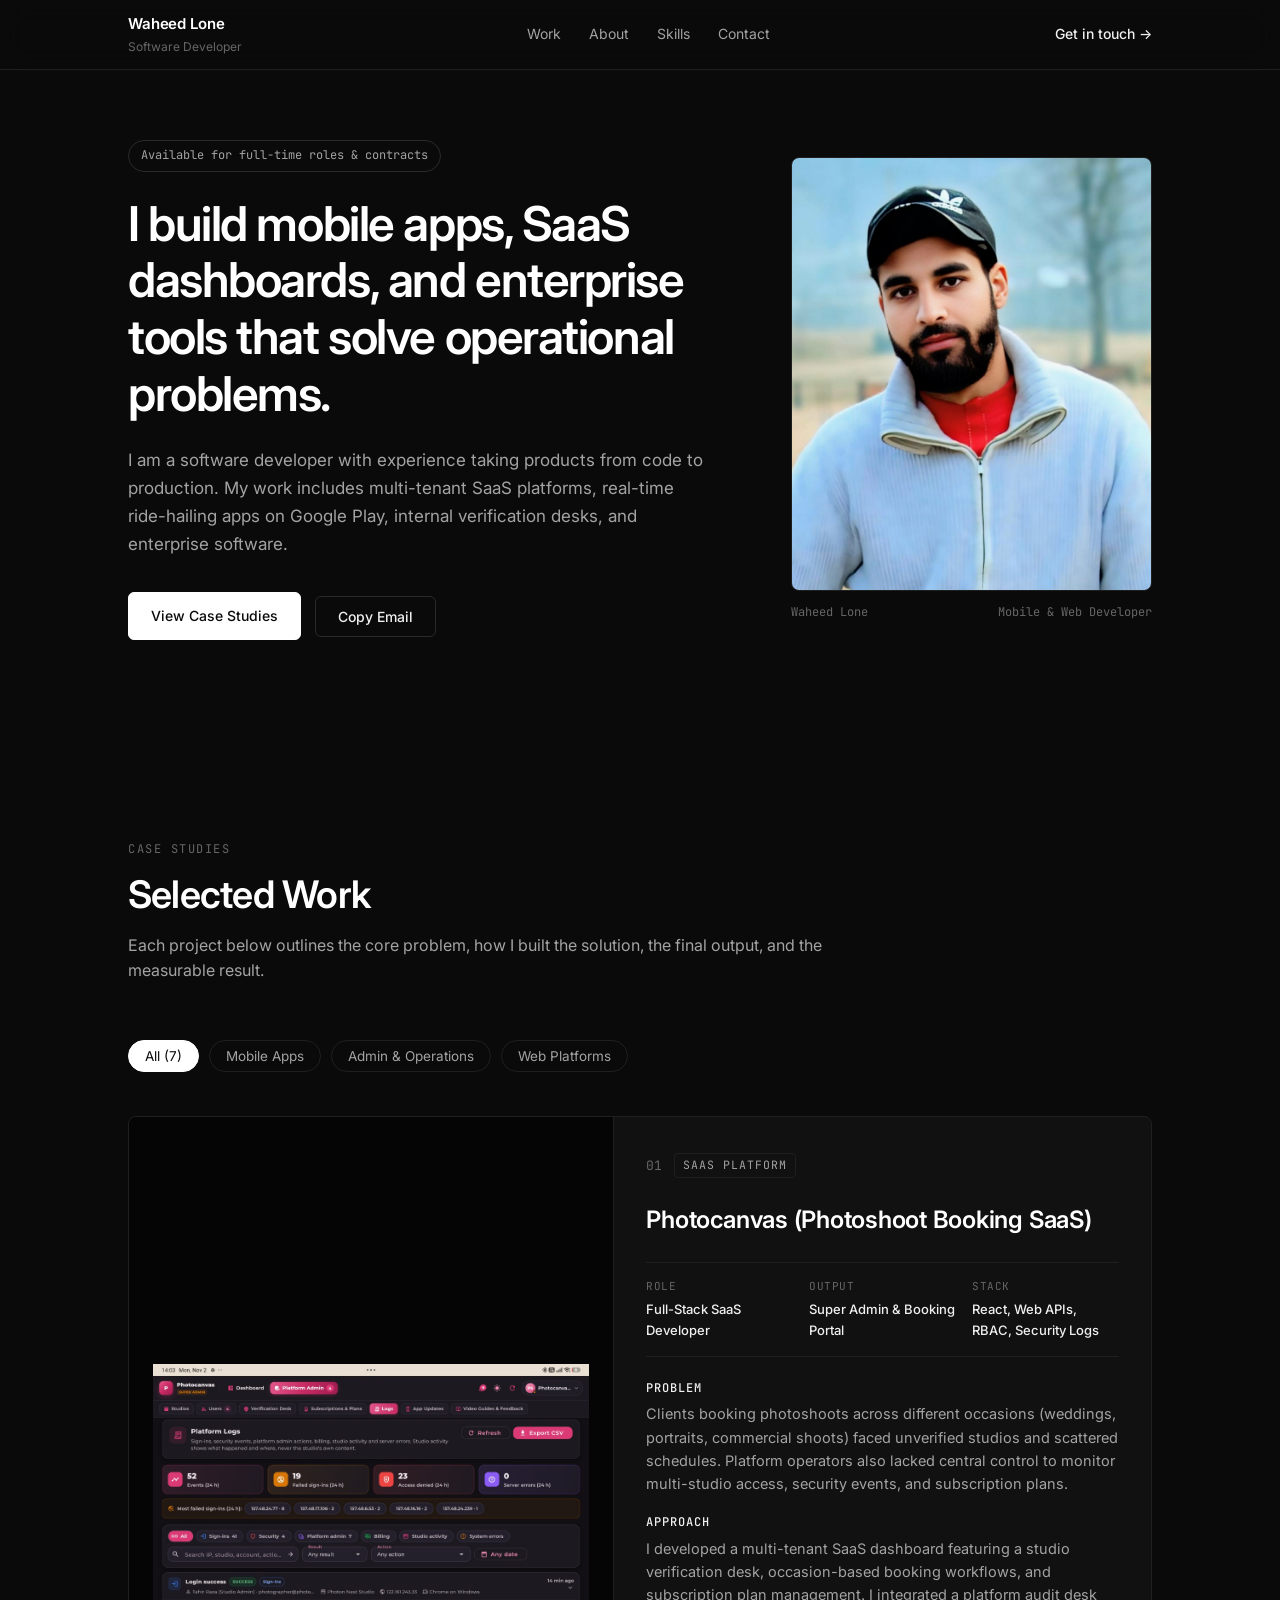
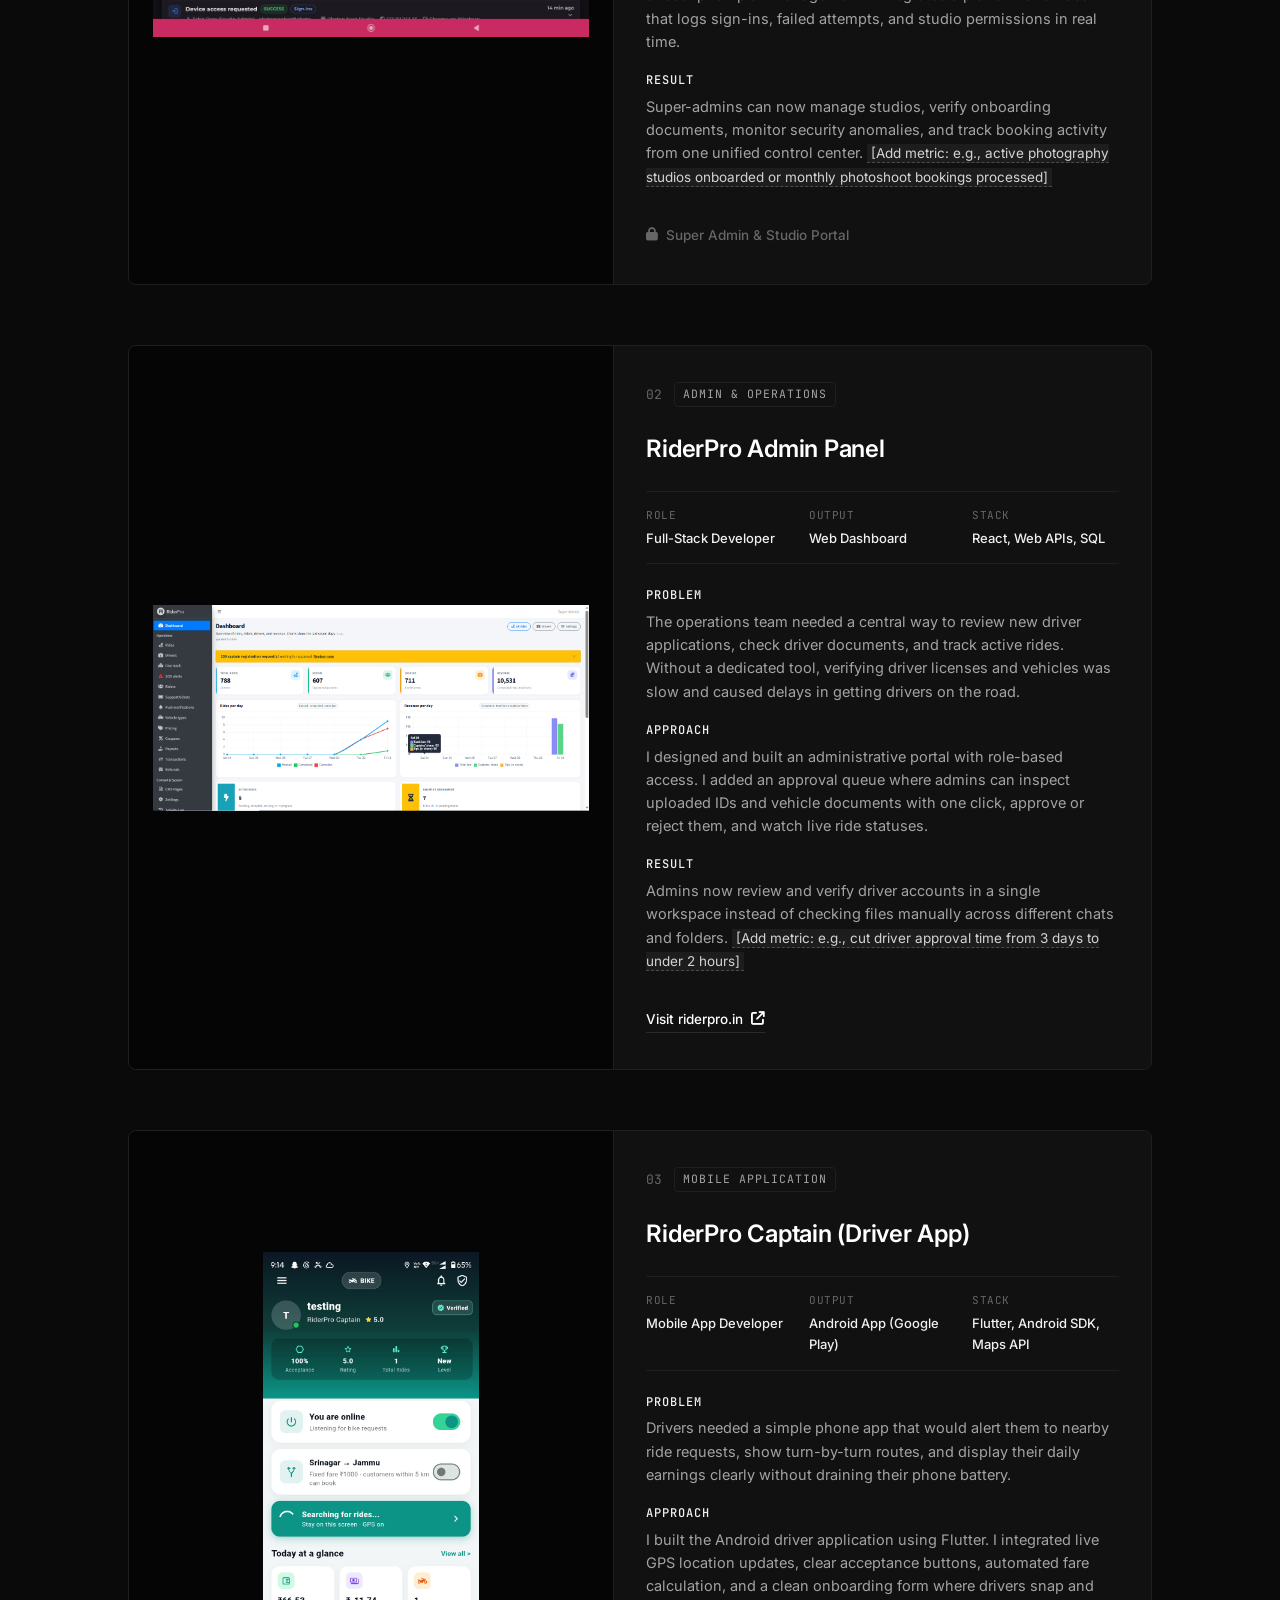
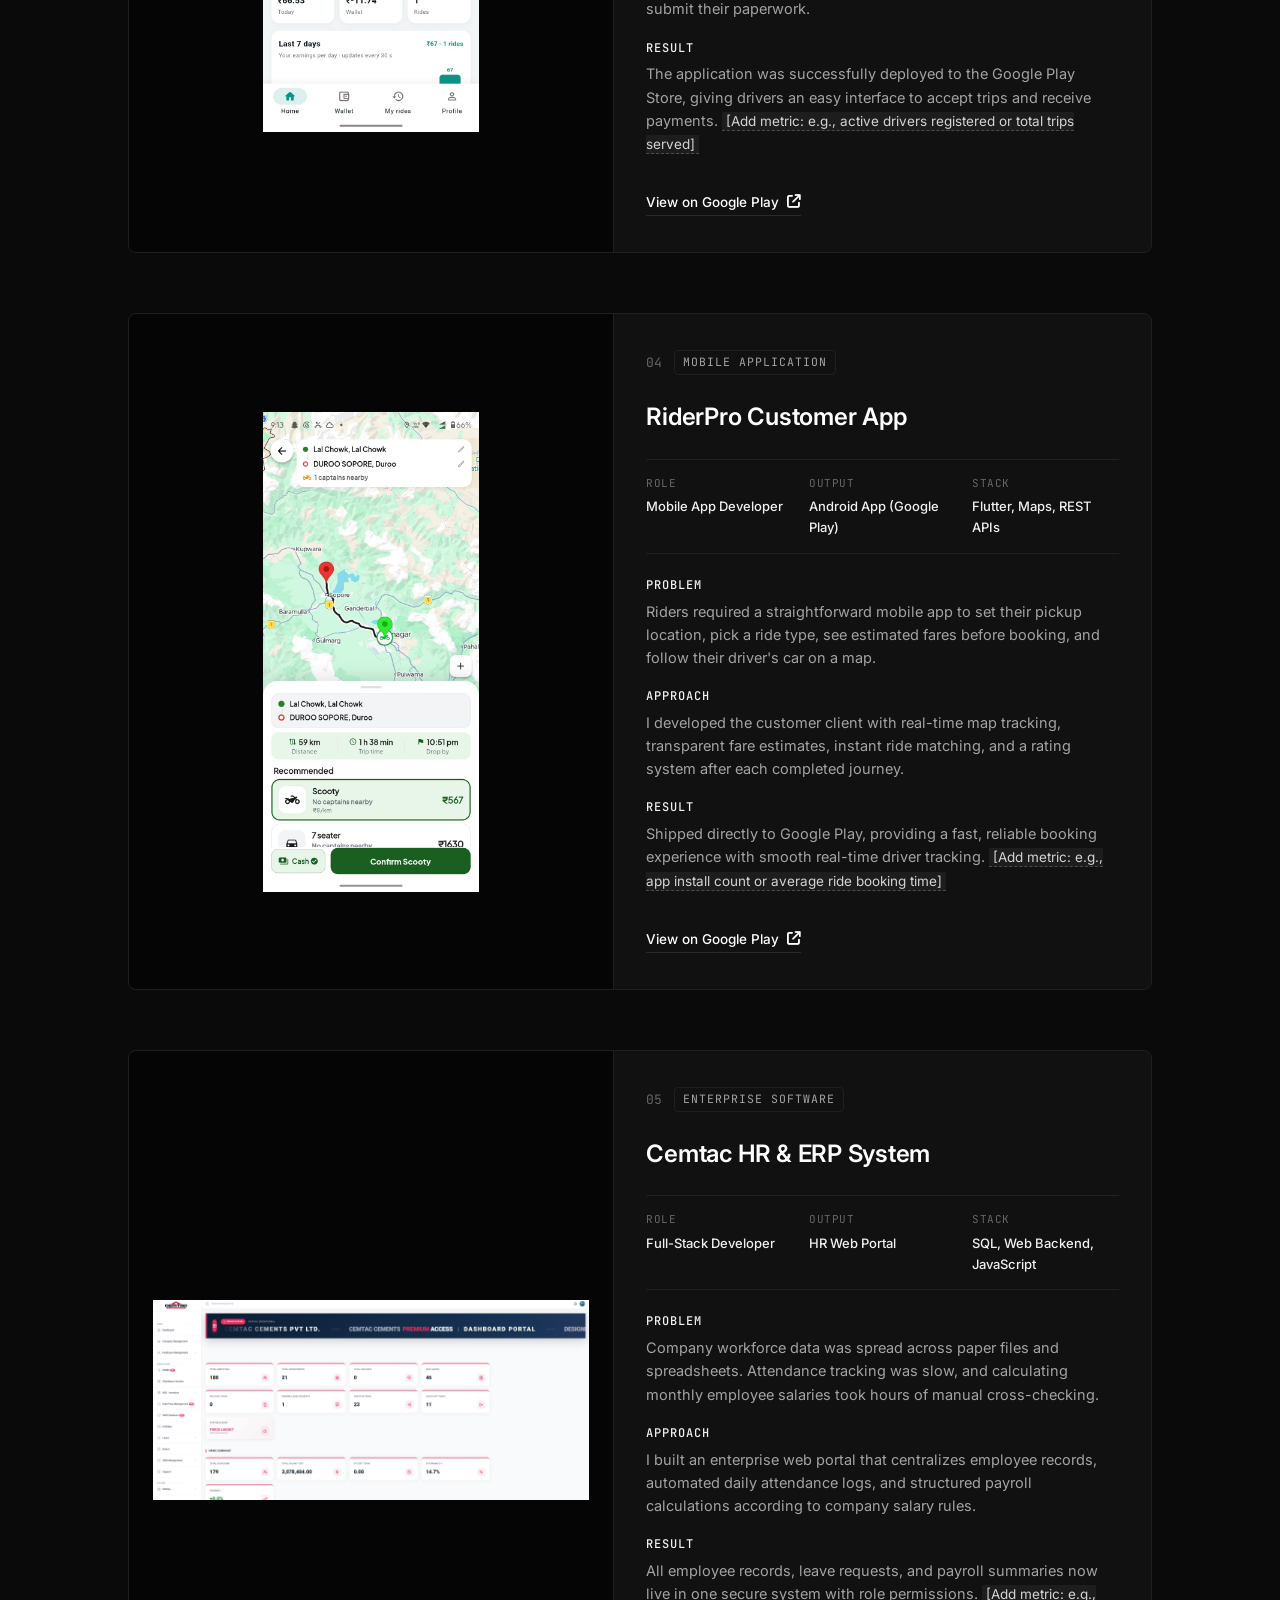
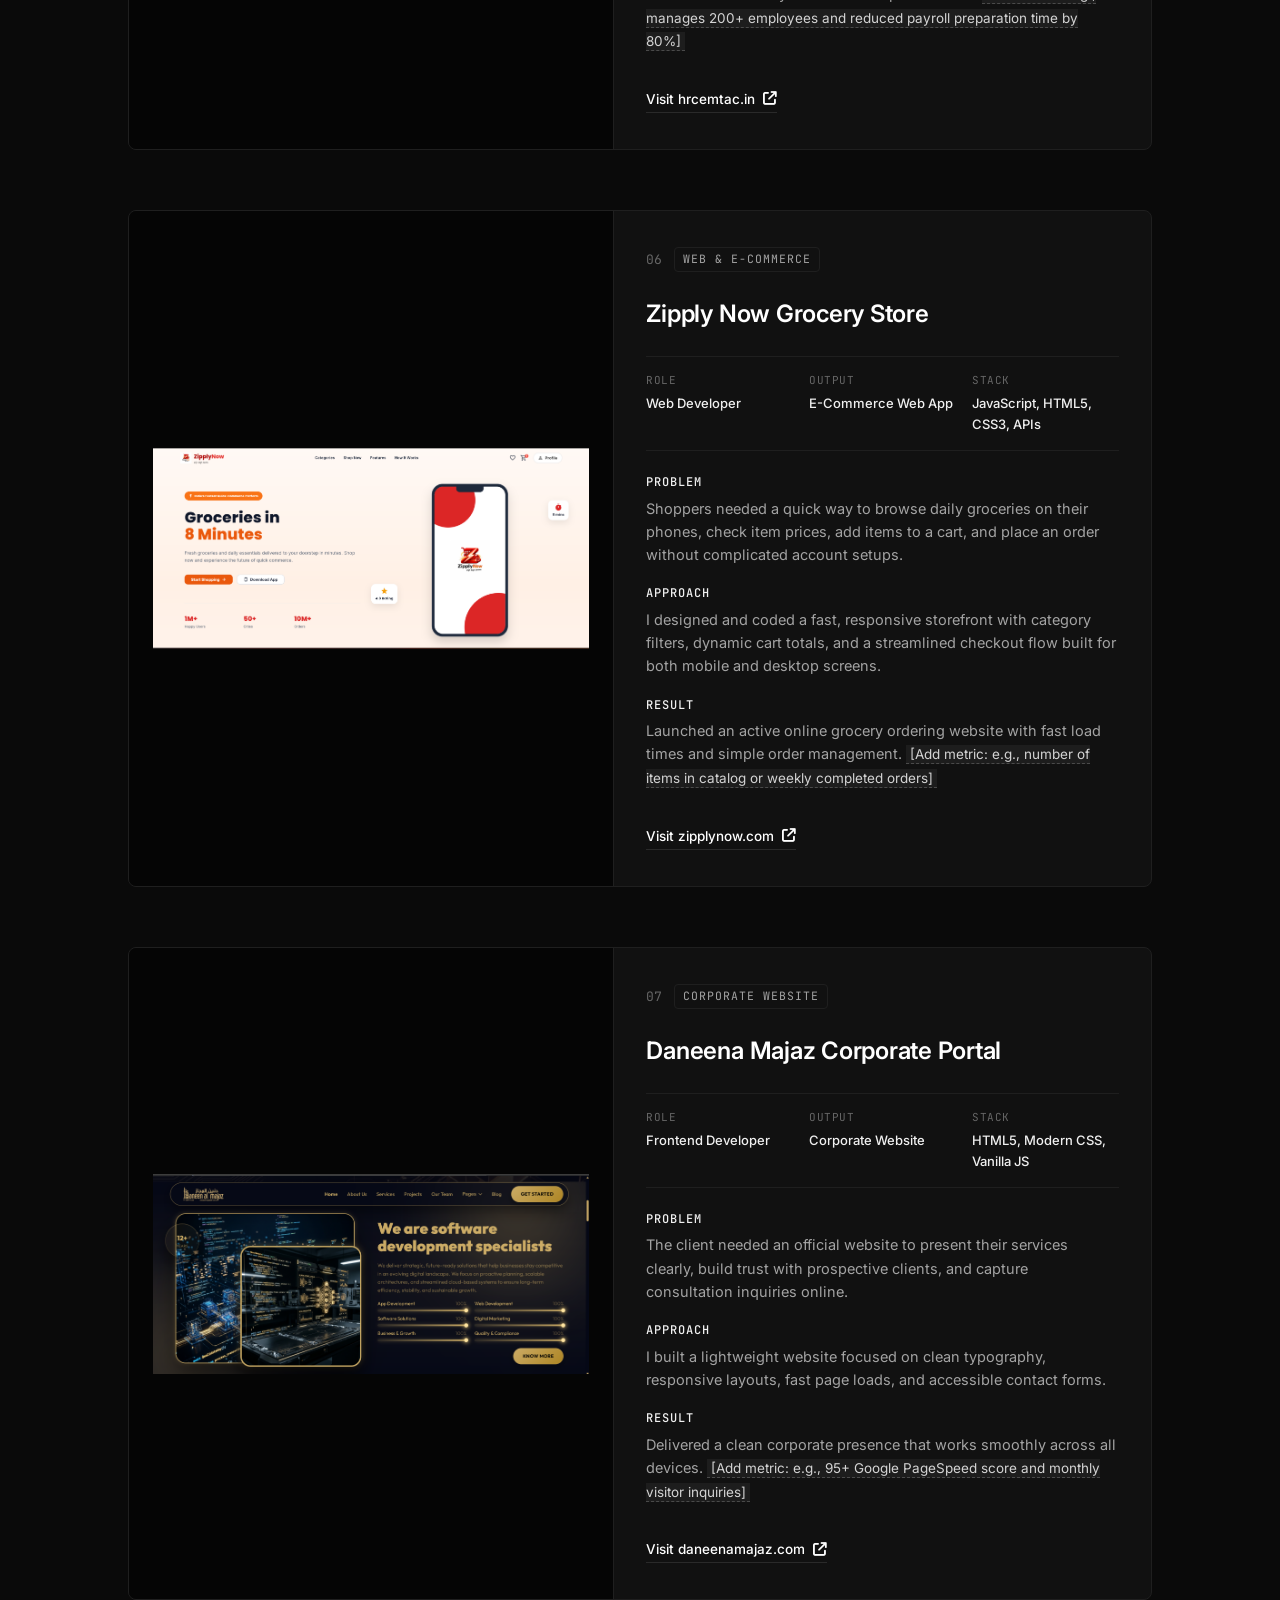
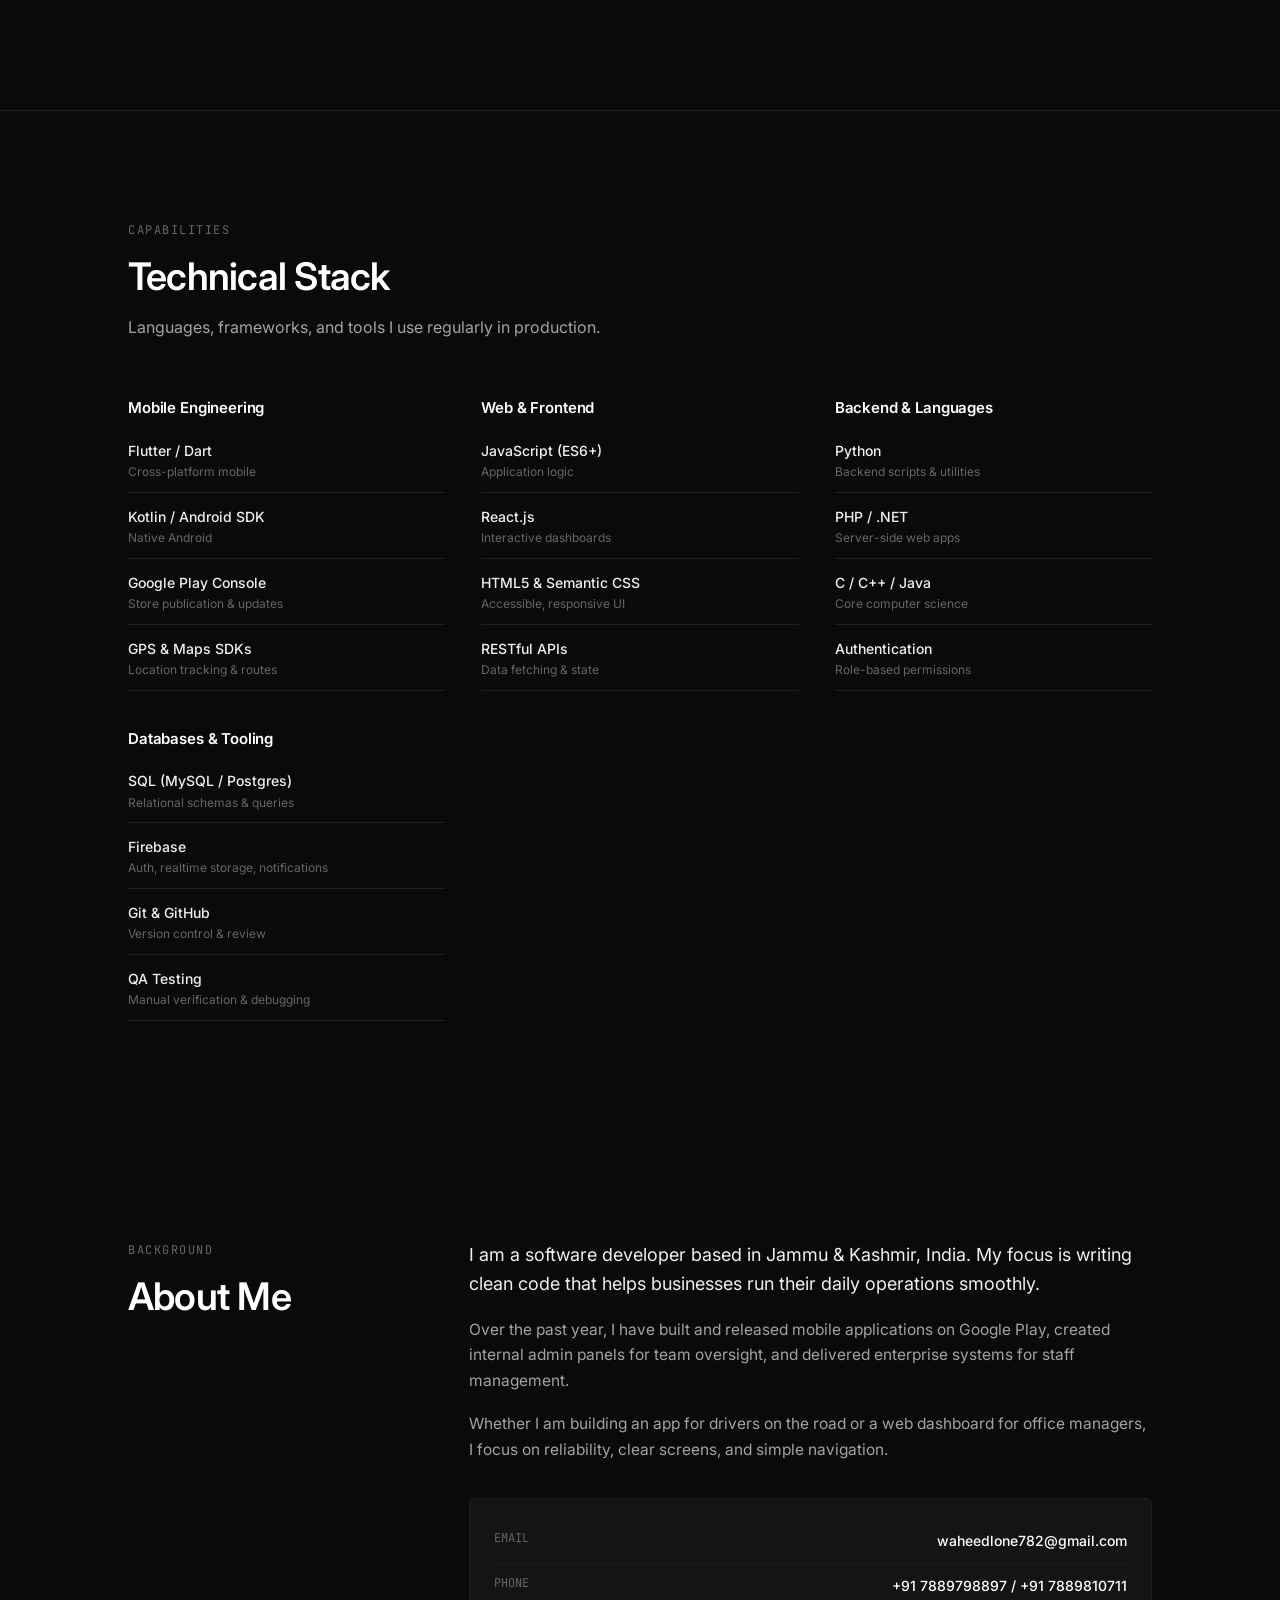
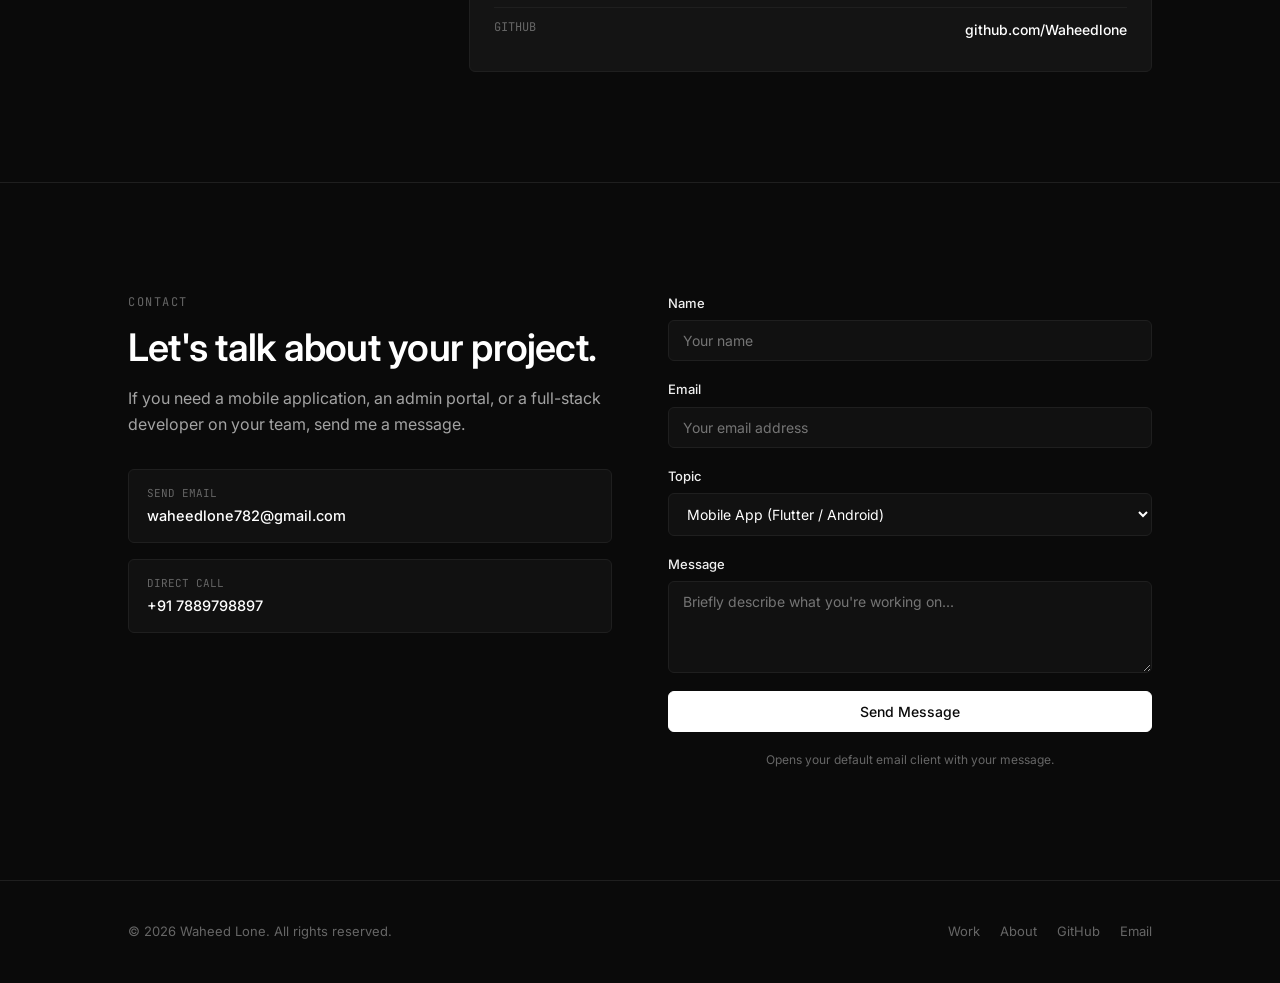
<file: index.html>
<!DOCTYPE html>
<html lang="en">
<head>
    <meta charset="UTF-8">
    <meta name="viewport" content="width=device-width, initial-scale=1.0">
    <title>Waheed Lone | Full-Stack & Mobile Developer</title>
    <meta name="description" content="Portfolio of Waheed Lone. Case studies in mobile app development, admin portals, and enterprise software.">
    <link rel="preconnect" href="https://fonts.googleapis.com">
    <link rel="preconnect" href="https://fonts.gstatic.com" crossorigin>
    <link href="https://fonts.googleapis.com/css2?family=Inter:wght@300;400;500;600;700&family=JetBrains+Mono:wght@400;500&display=swap" rel="stylesheet">
    <link rel="stylesheet" href="https://cdnjs.cloudflare.com/ajax/libs/font-awesome/6.5.1/css/all.min.css">
    <link rel="stylesheet" href="index.css">
</head>
<body>

    <!-- Minimal Header -->
    <header class="site-header" id="header">
        <div class="header-inner">
            <a href="#" class="brand-link">
                <span class="brand-name">Waheed Lone</span>
                <span class="brand-title">Software Developer</span>
            </a>

            <nav class="site-nav" id="siteNav">
                <ul class="nav-list">
                    <li><a href="#work" class="nav-item">Work</a></li>
                    <li><a href="#about" class="nav-item">About</a></li>
                    <li><a href="#skills" class="nav-item">Skills</a></li>
                    <li><a href="#contact" class="nav-item">Contact</a></li>
                </ul>
            </nav>

            <div class="header-action">
                <a href="#contact" class="link-btn">Get in touch &rarr;</a>
                <button class="mobile-toggle" id="mobileToggle" aria-label="Toggle menu">
                    <i class="fa-solid fa-bars" id="menuIcon"></i>
                </button>
            </div>
        </div>
    </header>

    <main>
        <!-- Hero Section -->
        <section class="hero-section">
            <div class="content-wrapper">
                <div class="hero-split">
                    <div class="hero-text">
                        <span class="status-tag">Available for full-time roles &amp; contracts</span>
                        <h1 class="hero-headline">
                            I build mobile apps, SaaS dashboards, and enterprise tools that solve operational problems.
                        </h1>
                        <p class="hero-lead">
                            I am a software developer with experience taking products from code to production. My work includes multi-tenant SaaS platforms, real-time ride-hailing apps on Google Play, internal verification desks, and enterprise software.
                        </p>
                        <div class="hero-actions">
                            <a href="#work" class="btn btn-solid">View Case Studies</a>
                            <button class="btn btn-outline copy-email" id="copyEmailBtn" data-email="waheedlone782@gmail.com">
                                <span class="copy-label">Copy Email</span>
                            </button>
                        </div>
                    </div>

                    <div class="hero-portrait">
                        <div class="portrait-frame">
                            <img src="main1.jpg" alt="Waheed Lone" class="portrait-img">
                        </div>
                        <div class="portrait-caption">
                            <span>Waheed Lone</span>
                            <span class="caption-sub">Mobile &amp; Web Developer</span>
                        </div>
                    </div>
                </div>
            </div>
        </section>

        <!-- Case Studies Section -->
        <section class="section" id="work">
            <div class="content-wrapper">
                <div class="section-title-wrap">
                    <p class="section-tag">Case Studies</p>
                    <h2 class="section-heading">Selected Work</h2>
                    <p class="section-subheading">
                        Each project below outlines the core problem, how I built the solution, the final output, and the measurable result.
                    </p>
                </div>

                <!-- Filter Controls -->
                <div class="filter-bar">
                    <button class="filter-tab active" data-filter="all">All (7)</button>
                    <button class="filter-tab" data-filter="mobile">Mobile Apps</button>
                    <button class="filter-tab" data-filter="admin">Admin &amp; Operations</button>
                    <button class="filter-tab" data-filter="web">Web Platforms</button>
                </div>

                <!-- Case Studies List -->
                <div class="case-study-list">

                    <!-- Case Study 1: Photocanvas -->
                    <article class="case-study-card" data-category="admin">
                        <div class="case-media">
                            <img src="photocanvas-dashboard.jpg" alt="Photocanvas Super Admin Platform Dashboard" loading="lazy">
                        </div>
                        <div class="case-content">
                            <div class="case-meta-header">
                                <span class="case-number">01</span>
                                <span class="case-tag">SaaS Platform</span>
                            </div>

                            <h3 class="case-title">Photocanvas (Photoshoot Booking SaaS)</h3>
                            
                            <div class="case-spec-row">
                                <div class="spec-col">
                                    <span class="spec-label">Role</span>
                                    <span class="spec-value">Full-Stack SaaS Developer</span>
                                </div>
                                <div class="spec-col">
                                    <span class="spec-label">Output</span>
                                    <span class="spec-value">Super Admin &amp; Booking Portal</span>
                                </div>
                                <div class="spec-col">
                                    <span class="spec-label">Stack</span>
                                    <span class="spec-value">React, Web APIs, RBAC, Security Logs</span>
                                </div>
                            </div>

                            <div class="case-triad">
                                <div class="triad-block">
                                    <h4 class="triad-title">Problem</h4>
                                    <p class="triad-text">
                                        Clients booking photoshoots across different occasions (weddings, portraits, commercial shoots) faced unverified studios and scattered schedules. Platform operators also lacked central control to monitor multi-studio access, security events, and subscription plans.
                                    </p>
                                </div>
                                <div class="triad-block">
                                    <h4 class="triad-title">Approach</h4>
                                    <p class="triad-text">
                                        I developed a multi-tenant SaaS dashboard featuring a studio verification desk, occasion-based booking workflows, and subscription plan management. I integrated a platform audit desk that logs sign-ins, failed attempts, and studio permissions in real time.
                                    </p>
                                </div>
                                <div class="triad-block">
                                    <h4 class="triad-title">Result</h4>
                                    <p class="triad-text">
                                        Super-admins can now manage studios, verify onboarding documents, monitor security anomalies, and track booking activity from one unified control center. <span class="metric-flag">[Add metric: e.g., active photography studios onboarded or monthly photoshoot bookings processed]</span>
                                    </p>
                                </div>
                            </div>

                            <div class="case-footer">
                                <span class="case-link" style="border: none; color: var(--text-muted);">
                                    <i class="fa-solid fa-lock"></i>
                                    <span>Super Admin &amp; Studio Portal</span>
                                </span>
                            </div>
                        </div>
                    </article>

                    <!-- Case Study 2: RiderPro Admin Panel -->
                    <article class="case-study-card" data-category="admin">
                        <div class="case-media">
                            <img src="riderpro-admin.png" alt="RiderPro Admin Panel Screenshot" loading="lazy">
                        </div>
                        <div class="case-content">
                            <div class="case-meta-header">
                                <span class="case-number">02</span>
                                <span class="case-tag">Admin &amp; Operations</span>
                            </div>

                            <h3 class="case-title">RiderPro Admin Panel</h3>
                            
                            <div class="case-spec-row">
                                <div class="spec-col">
                                    <span class="spec-label">Role</span>
                                    <span class="spec-value">Full-Stack Developer</span>
                                </div>
                                <div class="spec-col">
                                    <span class="spec-label">Output</span>
                                    <span class="spec-value">Web Dashboard</span>
                                </div>
                                <div class="spec-col">
                                    <span class="spec-label">Stack</span>
                                    <span class="spec-value">React, Web APIs, SQL</span>
                                </div>
                            </div>

                            <div class="case-triad">
                                <div class="triad-block">
                                    <h4 class="triad-title">Problem</h4>
                                    <p class="triad-text">
                                        The operations team needed a central way to review new driver applications, check driver documents, and track active rides. Without a dedicated tool, verifying driver licenses and vehicles was slow and caused delays in getting drivers on the road.
                                    </p>
                                </div>
                                <div class="triad-block">
                                    <h4 class="triad-title">Approach</h4>
                                    <p class="triad-text">
                                        I designed and built an administrative portal with role-based access. I added an approval queue where admins can inspect uploaded IDs and vehicle documents with one click, approve or reject them, and watch live ride statuses.
                                    </p>
                                </div>
                                <div class="triad-block">
                                    <h4 class="triad-title">Result</h4>
                                    <p class="triad-text">
                                        Admins now review and verify driver accounts in a single workspace instead of checking files manually across different chats and folders. <span class="metric-flag">[Add metric: e.g., cut driver approval time from 3 days to under 2 hours]</span>
                                    </p>
                                </div>
                            </div>

                            <div class="case-footer">
                                <a href="https://riderpro.in" target="_blank" rel="noopener noreferrer" class="case-link">
                                    <span>Visit riderpro.in</span>
                                    <i class="fa-solid fa-arrow-up-right-from-square"></i>
                                </a>
                            </div>
                        </div>
                    </article>

                    <!-- Case Study 3: RiderPro Captain App -->
                    <article class="case-study-card" data-category="mobile">
                        <div class="case-media">
                            <img src="riderpro-captain.jpeg" alt="RiderPro Captain Android App" loading="lazy">
                        </div>
                        <div class="case-content">
                            <div class="case-meta-header">
                                <span class="case-number">03</span>
                                <span class="case-tag">Mobile Application</span>
                            </div>

                            <h3 class="case-title">RiderPro Captain (Driver App)</h3>

                            <div class="case-spec-row">
                                <div class="spec-col">
                                    <span class="spec-label">Role</span>
                                    <span class="spec-value">Mobile App Developer</span>
                                </div>
                                <div class="spec-col">
                                    <span class="spec-label">Output</span>
                                    <span class="spec-value">Android App (Google Play)</span>
                                </div>
                                <div class="spec-col">
                                    <span class="spec-label">Stack</span>
                                    <span class="spec-value">Flutter, Android SDK, Maps API</span>
                                </div>
                            </div>

                            <div class="case-triad">
                                <div class="triad-block">
                                    <h4 class="triad-title">Problem</h4>
                                    <p class="triad-text">
                                        Drivers needed a simple phone app that would alert them to nearby ride requests, show turn-by-turn routes, and display their daily earnings clearly without draining their phone battery.
                                    </p>
                                </div>
                                <div class="triad-block">
                                    <h4 class="triad-title">Approach</h4>
                                    <p class="triad-text">
                                        I built the Android driver application using Flutter. I integrated live GPS location updates, clear acceptance buttons, automated fare calculation, and a clean onboarding form where drivers snap and submit their paperwork.
                                    </p>
                                </div>
                                <div class="triad-block">
                                    <h4 class="triad-title">Result</h4>
                                    <p class="triad-text">
                                        The application was successfully deployed to the Google Play Store, giving drivers an easy interface to accept trips and receive payments. <span class="metric-flag">[Add metric: e.g., active drivers registered or total trips served]</span>
                                    </p>
                                </div>
                            </div>

                            <div class="case-footer">
                                <a href="https://play.google.com/store/apps/details?id=com.riderpro.riderpro_driver&pcampaignid=web_share" target="_blank" rel="noopener noreferrer" class="case-link">
                                    <span>View on Google Play</span>
                                    <i class="fa-solid fa-arrow-up-right-from-square"></i>
                                </a>
                            </div>
                        </div>
                    </article>

                    <!-- Case Study 4: RiderPro Customer App -->
                    <article class="case-study-card" data-category="mobile">
                        <div class="case-media">
                            <img src="riderpro-customer.jpeg" alt="RiderPro Customer Android App" loading="lazy">
                        </div>
                        <div class="case-content">
                            <div class="case-meta-header">
                                <span class="case-number">04</span>
                                <span class="case-tag">Mobile Application</span>
                            </div>

                            <h3 class="case-title">RiderPro Customer App</h3>

                            <div class="case-spec-row">
                                <div class="spec-col">
                                    <span class="spec-label">Role</span>
                                    <span class="spec-value">Mobile App Developer</span>
                                </div>
                                <div class="spec-col">
                                    <span class="spec-label">Output</span>
                                    <span class="spec-value">Android App (Google Play)</span>
                                </div>
                                <div class="spec-col">
                                    <span class="spec-label">Stack</span>
                                    <span class="spec-value">Flutter, Maps, REST APIs</span>
                                </div>
                            </div>

                            <div class="case-triad">
                                <div class="triad-block">
                                    <h4 class="triad-title">Problem</h4>
                                    <p class="triad-text">
                                        Riders required a straightforward mobile app to set their pickup location, pick a ride type, see estimated fares before booking, and follow their driver's car on a map.
                                    </p>
                                </div>
                                <div class="triad-block">
                                    <h4 class="triad-title">Approach</h4>
                                    <p class="triad-text">
                                        I developed the customer client with real-time map tracking, transparent fare estimates, instant ride matching, and a rating system after each completed journey.
                                    </p>
                                </div>
                                <div class="triad-block">
                                    <h4 class="triad-title">Result</h4>
                                    <p class="triad-text">
                                        Shipped directly to Google Play, providing a fast, reliable booking experience with smooth real-time driver tracking. <span class="metric-flag">[Add metric: e.g., app install count or average ride booking time]</span>
                                    </p>
                                </div>
                            </div>

                            <div class="case-footer">
                                <a href="https://play.google.com/store/apps/details?id=in.riderpro.customer&pcampaignid=web_share" target="_blank" rel="noopener noreferrer" class="case-link">
                                    <span>View on Google Play</span>
                                    <i class="fa-solid fa-arrow-up-right-from-square"></i>
                                </a>
                            </div>
                        </div>
                    </article>

                    <!-- Case Study 5: Cemtac Enterprise ERP -->
                    <article class="case-study-card" data-category="admin">
                        <div class="case-media">
                            <img src="image2.png" alt="Cemtac HR ERP System" loading="lazy">
                        </div>
                        <div class="case-content">
                            <div class="case-meta-header">
                                <span class="case-number">05</span>
                                <span class="case-tag">Enterprise Software</span>
                            </div>

                            <h3 class="case-title">Cemtac HR &amp; ERP System</h3>

                            <div class="case-spec-row">
                                <div class="spec-col">
                                    <span class="spec-label">Role</span>
                                    <span class="spec-value">Full-Stack Developer</span>
                                </div>
                                <div class="spec-col">
                                    <span class="spec-label">Output</span>
                                    <span class="spec-value">HR Web Portal</span>
                                </div>
                                <div class="spec-col">
                                    <span class="spec-label">Stack</span>
                                    <span class="spec-value">SQL, Web Backend, JavaScript</span>
                                </div>
                            </div>

                            <div class="case-triad">
                                <div class="triad-block">
                                    <h4 class="triad-title">Problem</h4>
                                    <p class="triad-text">
                                        Company workforce data was spread across paper files and spreadsheets. Attendance tracking was slow, and calculating monthly employee salaries took hours of manual cross-checking.
                                    </p>
                                </div>
                                <div class="triad-block">
                                    <h4 class="triad-title">Approach</h4>
                                    <p class="triad-text">
                                        I built an enterprise web portal that centralizes employee records, automated daily attendance logs, and structured payroll calculations according to company salary rules.
                                    </p>
                                </div>
                                <div class="triad-block">
                                    <h4 class="triad-title">Result</h4>
                                    <p class="triad-text">
                                        All employee records, leave requests, and payroll summaries now live in one secure system with role permissions. <span class="metric-flag">[Add metric: e.g., manages 200+ employees and reduced payroll preparation time by 80%]</span>
                                    </p>
                                </div>
                            </div>

                            <div class="case-footer">
                                <a href="https://www.hrcemtac.in" target="_blank" rel="noopener noreferrer" class="case-link">
                                    <span>Visit hrcemtac.in</span>
                                    <i class="fa-solid fa-arrow-up-right-from-square"></i>
                                </a>
                            </div>
                        </div>
                    </article>

                    <!-- Case Study 6: Zipply Now Grocery Platform -->
                    <article class="case-study-card" data-category="web">
                        <div class="case-media">
                            <img src="image.png" alt="Zipply Now Grocery Storefront" loading="lazy">
                        </div>
                        <div class="case-content">
                            <div class="case-meta-header">
                                <span class="case-number">06</span>
                                <span class="case-tag">Web &amp; E-Commerce</span>
                            </div>

                            <h3 class="case-title">Zipply Now Grocery Store</h3>

                            <div class="case-spec-row">
                                <div class="spec-col">
                                    <span class="spec-label">Role</span>
                                    <span class="spec-value">Web Developer</span>
                                </div>
                                <div class="spec-col">
                                    <span class="spec-label">Output</span>
                                    <span class="spec-value">E-Commerce Web App</span>
                                </div>
                                <div class="spec-col">
                                    <span class="spec-label">Stack</span>
                                    <span class="spec-value">JavaScript, HTML5, CSS3, APIs</span>
                                </div>
                            </div>

                            <div class="case-triad">
                                <div class="triad-block">
                                    <h4 class="triad-title">Problem</h4>
                                    <p class="triad-text">
                                        Shoppers needed a quick way to browse daily groceries on their phones, check item prices, add items to a cart, and place an order without complicated account setups.
                                    </p>
                                </div>
                                <div class="triad-block">
                                    <h4 class="triad-title">Approach</h4>
                                    <p class="triad-text">
                                        I designed and coded a fast, responsive storefront with category filters, dynamic cart totals, and a streamlined checkout flow built for both mobile and desktop screens.
                                    </p>
                                </div>
                                <div class="triad-block">
                                    <h4 class="triad-title">Result</h4>
                                    <p class="triad-text">
                                        Launched an active online grocery ordering website with fast load times and simple order management. <span class="metric-flag">[Add metric: e.g., number of items in catalog or weekly completed orders]</span>
                                    </p>
                                </div>
                            </div>

                            <div class="case-footer">
                                <a href="https://www.zipplynow.com" target="_blank" rel="noopener noreferrer" class="case-link">
                                    <span>Visit zipplynow.com</span>
                                    <i class="fa-solid fa-arrow-up-right-from-square"></i>
                                </a>
                            </div>
                        </div>
                    </article>

                    <!-- Case Study 7: Daneena Majaz Corporate Website -->
                    <article class="case-study-card" data-category="web">
                        <div class="case-media">
                            <img src="image3.png" alt="Daneena Majaz Website" loading="lazy">
                        </div>
                        <div class="case-content">
                            <div class="case-meta-header">
                                <span class="case-number">07</span>
                                <span class="case-tag">Corporate Website</span>
                            </div>

                            <h3 class="case-title">Daneena Majaz Corporate Portal</h3>

                            <div class="case-spec-row">
                                <div class="spec-col">
                                    <span class="spec-label">Role</span>
                                    <span class="spec-value">Frontend Developer</span>
                                </div>
                                <div class="spec-col">
                                    <span class="spec-label">Output</span>
                                    <span class="spec-value">Corporate Website</span>
                                </div>
                                <div class="spec-col">
                                    <span class="spec-label">Stack</span>
                                    <span class="spec-value">HTML5, Modern CSS, Vanilla JS</span>
                                </div>
                            </div>

                            <div class="case-triad">
                                <div class="triad-block">
                                    <h4 class="triad-title">Problem</h4>
                                    <p class="triad-text">
                                        The client needed an official website to present their services clearly, build trust with prospective clients, and capture consultation inquiries online.
                                    </p>
                                </div>
                                <div class="triad-block">
                                    <h4 class="triad-title">Approach</h4>
                                    <p class="triad-text">
                                        I built a lightweight website focused on clean typography, responsive layouts, fast page loads, and accessible contact forms.
                                    </p>
                                </div>
                                <div class="triad-block">
                                    <h4 class="triad-title">Result</h4>
                                    <p class="triad-text">
                                        Delivered a clean corporate presence that works smoothly across all devices. <span class="metric-flag">[Add metric: e.g., 95+ Google PageSpeed score and monthly visitor inquiries]</span>
                                    </p>
                                </div>
                            </div>

                            <div class="case-footer">
                                <a href="https://www.daneenamajaz.com" target="_blank" rel="noopener noreferrer" class="case-link">
                                    <span>Visit daneenamajaz.com</span>
                                    <i class="fa-solid fa-arrow-up-right-from-square"></i>
                                </a>
                            </div>
                        </div>
                    </article>

                </div>
            </div>
        </section>

        <!-- Technical Skills Section -->
        <section class="section section-bordered" id="skills">
            <div class="content-wrapper">
                <div class="section-title-wrap">
                    <p class="section-tag">Capabilities</p>
                    <h2 class="section-heading">Technical Stack</h2>
                    <p class="section-subheading">
                        Languages, frameworks, and tools I use regularly in production.
                    </p>
                </div>

                <div class="skills-columns">
                    <div class="skill-group">
                        <h3 class="group-title">Mobile Engineering</h3>
                        <ul class="clean-list">
                            <li><span class="item-name">Flutter / Dart</span> <span class="item-note">Cross-platform mobile</span></li>
                            <li><span class="item-name">Kotlin / Android SDK</span> <span class="item-note">Native Android</span></li>
                            <li><span class="item-name">Google Play Console</span> <span class="item-note">Store publication &amp; updates</span></li>
                            <li><span class="item-name">GPS &amp; Maps SDKs</span> <span class="item-note">Location tracking &amp; routes</span></li>
                        </ul>
                    </div>

                    <div class="skill-group">
                        <h3 class="group-title">Web &amp; Frontend</h3>
                        <ul class="clean-list">
                            <li><span class="item-name">JavaScript (ES6+)</span> <span class="item-note">Application logic</span></li>
                            <li><span class="item-name">React.js</span> <span class="item-note">Interactive dashboards</span></li>
                            <li><span class="item-name">HTML5 &amp; Semantic CSS</span> <span class="item-note">Accessible, responsive UI</span></li>
                            <li><span class="item-name">RESTful APIs</span> <span class="item-note">Data fetching &amp; state</span></li>
                        </ul>
                    </div>

                    <div class="skill-group">
                        <h3 class="group-title">Backend &amp; Languages</h3>
                        <ul class="clean-list">
                            <li><span class="item-name">Python</span> <span class="item-note">Backend scripts &amp; utilities</span></li>
                            <li><span class="item-name">PHP / .NET</span> <span class="item-note">Server-side web apps</span></li>
                            <li><span class="item-name">C / C++ / Java</span> <span class="item-note">Core computer science</span></li>
                            <li><span class="item-name">Authentication</span> <span class="item-note">Role-based permissions</span></li>
                        </ul>
                    </div>

                    <div class="skill-group">
                        <h3 class="group-title">Databases &amp; Tooling</h3>
                        <ul class="clean-list">
                            <li><span class="item-name">SQL (MySQL / Postgres)</span> <span class="item-note">Relational schemas &amp; queries</span></li>
                            <li><span class="item-name">Firebase</span> <span class="item-note">Auth, realtime storage, notifications</span></li>
                            <li><span class="item-name">Git &amp; GitHub</span> <span class="item-note">Version control &amp; review</span></li>
                            <li><span class="item-name">QA Testing</span> <span class="item-note">Manual verification &amp; debugging</span></li>
                        </ul>
                    </div>
                </div>
            </div>
        </section>

        <!-- About Section -->
        <section class="section" id="about">
            <div class="content-wrapper">
                <div class="about-simple-grid">
                    <div class="about-col-left">
                        <p class="section-tag">Background</p>
                        <h2 class="section-heading">About Me</h2>
                    </div>
                    <div class="about-col-right">
                        <p class="paragraph-lead">
                            I am a software developer based in Jammu &amp; Kashmir, India. My focus is writing clean code that helps businesses run their daily operations smoothly.
                        </p>
                        <p class="paragraph-body">
                            Over the past year, I have built and released mobile applications on Google Play, created internal admin panels for team oversight, and delivered enterprise systems for staff management.
                        </p>
                        <p class="paragraph-body">
                            Whether I am building an app for drivers on the road or a web dashboard for office managers, I focus on reliability, clear screens, and simple navigation.
                        </p>

                        <div class="contact-details-box">
                            <div class="detail-row">
                                <span class="detail-label">Email</span>
                                <span class="detail-value"><a href="mailto:waheedlone782@gmail.com">waheedlone782@gmail.com</a></span>
                            </div>
                            <div class="detail-row">
                                <span class="detail-label">Phone</span>
                                <span class="detail-value"><a href="tel:+917889798897">+91 7889798897</a> / <a href="tel:+917889810711">+91 7889810711</a></span>
                            </div>
                            <div class="detail-row">
                                <span class="detail-label">GitHub</span>
                                <span class="detail-value"><a href="https://github.com/Waheedlone" target="_blank" rel="noopener noreferrer">github.com/Waheedlone</a></span>
                            </div>
                        </div>
                    </div>
                </div>
            </div>
        </section>

        <!-- Contact Section -->
        <section class="section section-bordered" id="contact">
            <div class="content-wrapper">
                <div class="contact-simple-grid">
                    <div class="contact-info-col">
                        <p class="section-tag">Contact</p>
                        <h2 class="section-heading">Let's talk about your project.</h2>
                        <p class="section-subheading">
                            If you need a mobile application, an admin portal, or a full-stack developer on your team, send me a message.
                        </p>
                        <div class="direct-contact-links">
                            <a href="mailto:waheedlone782@gmail.com" class="direct-link">
                                <span class="link-label">Send Email</span>
                                <span class="link-data">waheedlone782@gmail.com</span>
                            </a>
                            <a href="tel:+917889798897" class="direct-link">
                                <span class="link-label">Direct Call</span>
                                <span class="link-data">+91 7889798897</span>
                            </a>
                        </div>
                    </div>

                    <div class="contact-form-col">
                        <form id="contactForm" class="minimal-form" novalidate>
                            <div class="field">
                                <label for="name">Name</label>
                                <input type="text" id="name" name="name" placeholder="Your name" required>
                            </div>
                            <div class="field">
                                <label for="email">Email</label>
                                <input type="email" id="email" name="email" placeholder="Your email address" required>
                            </div>
                            <div class="field">
                                <label for="projectType">Topic</label>
                                <select id="projectType" name="projectType">
                                    <option value="Mobile App Development">Mobile App (Flutter / Android)</option>
                                    <option value="Admin Panel / Internal Tools">Admin Panel / Internal Tools</option>
                                    <option value="Full-Stack Web Development">Full-Stack Web Development</option>
                                    <option value="Job Opportunity">Job Opportunity</option>
                                    <option value="Other">Other</option>
                                </select>
                            </div>
                            <div class="field">
                                <label for="msg">Message</label>
                                <textarea id="msg" name="msg" rows="4" placeholder="Briefly describe what you're working on..." required></textarea>
                            </div>
                            <button type="submit" class="btn btn-solid btn-full">Send Message</button>
                            <p class="field-note">Opens your default email client with your message.</p>
                        </form>
                    </div>
                </div>
            </div>
        </section>
    </main>

    <!-- Minimal Footer -->
    <footer class="site-footer">
        <div class="content-wrapper footer-row">
            <p>&copy; 2026 Waheed Lone. All rights reserved.</p>
            <div class="footer-links">
                <a href="#work">Work</a>
                <a href="#about">About</a>
                <a href="https://github.com/Waheedlone" target="_blank" rel="noopener noreferrer">GitHub</a>
                <a href="mailto:waheedlone782@gmail.com">Email</a>
            </div>
        </div>
    </footer>

    <!-- Clean Toast Notification -->
    <div id="toast" class="toast" role="status" aria-live="polite"></div>

    <script src="index.js"></script>
</body>
</html>
</file>
<file: index.css>
/* ==========================================================================
   Waheed Lone - Minimal Portfolio Stylesheet
   Theme: Pure Dark (#0a0a0a), Lots of Whitespace, Subtle White Accents
   ========================================================================== */

:root {
  /* Core Monochrome Palette */
  --bg: #0a0a0a;
  --bg-card: #111111;
  --bg-card-hover: #161616;
  --bg-subtle: #141414;

  --border-dim: #1f1f1f;
  --border-medium: #2a2a2a;
  --border-focus: #555555;

  --text-pure: #ffffff;
  --text-high: #f0f0f0;
  --text-body: #a3a3a3;
  --text-muted: #666666;

  --accent-white: #ffffff;
  --accent-highlight: #e5e5e5;
  --metric-flag-bg: rgba(255, 255, 255, 0.05);
  --metric-flag-border: rgba(255, 255, 255, 0.2);

  /* Typography */
  --font-sans: 'Inter', -apple-system, BlinkMacSystemFont, 'Segoe UI', Roboto, sans-serif;
  --font-mono: 'JetBrains Mono', monospace;

  /* Layout */
  --max-width: 1080px;
  --nav-height: 70px;
}

/* Reset & Base */
*, *::before, *::after {
  margin: 0;
  padding: 0;
  box-sizing: border-box;
}

html {
  scroll-behavior: smooth;
  scroll-padding-top: calc(var(--nav-height) + 30px);
  background-color: var(--bg);
  color: var(--text-body);
}

body {
  font-family: var(--font-sans);
  background-color: var(--bg);
  color: var(--text-body);
  line-height: 1.65;
  font-size: 15px;
  -webkit-font-smoothing: antialiased;
  -moz-osx-font-smoothing: grayscale;
  overflow-x: hidden;
}

img {
  max-width: 100%;
  height: auto;
  display: block;
}

a {
  color: inherit;
  text-decoration: none;
  transition: color 0.15s ease, opacity 0.15s ease;
}

button, input, textarea, select {
  font-family: inherit;
  color: inherit;
  outline: none;
}

/* Layout Container */
.content-wrapper {
  max-width: var(--max-width);
  margin-left: auto;
  margin-right: auto;
  padding-left: 28px;
  padding-right: 28px;
}

.section {
  padding: 110px 0;
}

.section-bordered {
  border-top: 1px solid var(--border-dim);
}

.section-title-wrap {
  margin-bottom: 56px;
  max-width: 720px;
}

.section-tag {
  font-family: var(--font-mono);
  font-size: 12px;
  text-transform: uppercase;
  letter-spacing: 1.5px;
  color: var(--text-muted);
  margin-bottom: 12px;
}

.section-heading {
  font-size: clamp(28px, 4vw, 38px);
  font-weight: 600;
  color: var(--text-pure);
  letter-spacing: -0.02em;
  line-height: 1.25;
  margin-bottom: 14px;
}

.section-subheading {
  font-size: 16px;
  color: var(--text-body);
  line-height: 1.6;
}

/* Buttons & Links */
.btn {
  display: inline-flex;
  align-items: center;
  justify-content: center;
  gap: 8px;
  padding: 11px 22px;
  font-size: 14px;
  font-weight: 500;
  border-radius: 6px;
  cursor: pointer;
  transition: all 0.2s ease;
  white-space: nowrap;
}

.btn-solid {
  background-color: var(--text-pure);
  color: var(--bg);
  border: 1px solid var(--text-pure);
}

.btn-solid:hover {
  background-color: #e2e2e2;
  border-color: #e2e2e2;
}

.btn-outline {
  background-color: transparent;
  color: var(--text-high);
  border: 1px solid var(--border-medium);
}

.btn-outline:hover {
  border-color: var(--text-muted);
  color: var(--text-pure);
}

.btn-full {
  width: 100%;
}

.link-btn {
  font-size: 14px;
  font-weight: 500;
  color: var(--text-high);
}

.link-btn:hover {
  color: var(--text-pure);
  text-decoration: underline;
  text-underline-offset: 4px;
}

/* Header & Nav */
.site-header {
  position: fixed;
  top: 0;
  left: 0;
  width: 100%;
  height: var(--nav-height);
  background-color: rgba(10, 10, 10, 0.9);
  backdrop-filter: blur(12px);
  -webkit-backdrop-filter: blur(12px);
  border-bottom: 1px solid var(--border-dim);
  z-index: 1000;
}

.header-inner {
  max-width: var(--max-width);
  height: 100%;
  margin: 0 auto;
  padding: 0 28px;
  display: flex;
  align-items: center;
  justify-content: space-between;
}

.brand-link {
  display: flex;
  flex-direction: column;
}

.brand-name {
  font-size: 15px;
  font-weight: 600;
  color: var(--text-pure);
  letter-spacing: -0.01em;
}

.brand-title {
  font-size: 12px;
  color: var(--text-muted);
}

.site-nav .nav-list {
  display: flex;
  list-style: none;
  gap: 28px;
}

.nav-item {
  font-size: 14px;
  color: var(--text-body);
  transition: color 0.15s ease;
}

.nav-item:hover, .nav-item.active {
  color: var(--text-pure);
}

.mobile-toggle {
  display: none;
  background: none;
  border: 1px solid var(--border-dim);
  color: var(--text-high);
  padding: 8px 12px;
  border-radius: 4px;
  cursor: pointer;
}

/* Hero Section */
.hero-section {
  padding-top: calc(var(--nav-height) + 70px);
  padding-bottom: 90px;
}

.hero-split {
  display: grid;
  grid-template-columns: 1.25fr 0.75fr;
  gap: 60px;
  align-items: center;
}

.status-tag {
  display: inline-block;
  font-family: var(--font-mono);
  font-size: 12px;
  color: var(--text-body);
  border: 1px solid var(--border-medium);
  padding: 5px 12px;
  border-radius: 9999px;
  margin-bottom: 24px;
}

.hero-headline {
  font-size: clamp(32px, 4.5vw, 48px);
  font-weight: 600;
  line-height: 1.18;
  letter-spacing: -0.03em;
  color: var(--text-pure);
  margin-bottom: 24px;
}

.hero-lead {
  font-size: 17px;
  color: var(--text-body);
  line-height: 1.65;
  margin-bottom: 34px;
  max-width: 580px;
}

.hero-actions {
  display: flex;
  gap: 14px;
  align-items: center;
  flex-wrap: wrap;
}

.hero-portrait {
  display: flex;
  flex-direction: column;
  gap: 12px;
}

.portrait-frame {
  width: 100%;
  aspect-ratio: 4 / 4.8;
  background-color: var(--bg-card);
  border: 1px solid var(--border-dim);
  border-radius: 8px;
  overflow: hidden;
}

.portrait-img {
  width: 100%;
  height: 100%;
  object-fit: cover;
  object-position: center top;
  filter: contrast(1.03) brightness(0.97);
}

.portrait-caption {
  display: flex;
  justify-content: space-between;
  font-size: 12px;
  color: var(--text-muted);
  font-family: var(--font-mono);
}

/* Filter Controls */
.filter-bar {
  display: flex;
  gap: 10px;
  margin-bottom: 44px;
  flex-wrap: wrap;
}

.filter-tab {
  background: transparent;
  border: 1px solid var(--border-dim);
  color: var(--text-body);
  padding: 7px 16px;
  font-size: 13.5px;
  border-radius: 9999px;
  cursor: pointer;
  transition: all 0.15s ease;
}

.filter-tab:hover {
  border-color: var(--border-medium);
  color: var(--text-pure);
}

.filter-tab.active {
  background: var(--text-pure);
  color: var(--bg);
  border-color: var(--text-pure);
}

/* Case Study Cards */
.case-study-list {
  display: flex;
  flex-direction: column;
  gap: 60px;
}

.case-study-card {
  background: var(--bg-card);
  border: 1px solid var(--border-dim);
  border-radius: 8px;
  overflow: hidden;
  display: grid;
  grid-template-columns: 0.95fr 1.05fr;
  transition: border-color 0.2s ease;
}

.case-study-card:hover {
  border-color: var(--border-medium);
}

.case-study-card.hidden {
  display: none !important;
}

.case-media {
  background-color: #050505;
  border-right: 1px solid var(--border-dim);
  display: flex;
  align-items: center;
  justify-content: center;
  padding: 24px;
  overflow: hidden;
}

.case-media img {
  width: 100%;
  height: 100%;
  max-height: 480px;
  object-fit: contain;
  border-radius: 4px;
}

.case-content {
  padding: 36px 32px;
  display: flex;
  flex-direction: column;
  gap: 22px;
}

.case-meta-header {
  display: flex;
  align-items: center;
  gap: 12px;
}

.case-number {
  font-family: var(--font-mono);
  font-size: 13px;
  color: var(--text-muted);
}

.case-tag {
  font-family: var(--font-mono);
  font-size: 11.5px;
  text-transform: uppercase;
  letter-spacing: 1px;
  color: var(--text-body);
  border: 1px solid var(--border-dim);
  padding: 2px 8px;
  border-radius: 4px;
}

.case-title {
  font-size: 24px;
  font-weight: 600;
  color: var(--text-pure);
  letter-spacing: -0.01em;
}

/* Spec Row: Role, Process/Output, Stack */
.case-spec-row {
  display: grid;
  grid-template-columns: repeat(3, 1fr);
  gap: 16px;
  padding: 14px 0;
  border-top: 1px solid var(--border-dim);
  border-bottom: 1px solid var(--border-dim);
}

.spec-col {
  display: flex;
  flex-direction: column;
  gap: 4px;
}

.spec-label {
  font-family: var(--font-mono);
  font-size: 11px;
  text-transform: uppercase;
  letter-spacing: 0.5px;
  color: var(--text-muted);
}

.spec-value {
  font-size: 13px;
  font-weight: 500;
  color: var(--text-high);
}

/* 3-Part Case Study Triad */
.case-triad {
  display: flex;
  flex-direction: column;
  gap: 18px;
}

.triad-block {
  display: flex;
  flex-direction: column;
  gap: 4px;
}

.triad-title {
  font-family: var(--font-mono);
  font-size: 12px;
  font-weight: 500;
  text-transform: uppercase;
  letter-spacing: 1px;
  color: var(--text-high);
}

.triad-text {
  font-size: 14.5px;
  color: var(--text-body);
  line-height: 1.6;
}

.metric-flag {
  display: inline;
  background: var(--metric-flag-bg);
  border-bottom: 1px dashed var(--metric-flag-border);
  color: #d4d4d4;
  font-size: 13.5px;
  padding: 1px 4px;
}

.case-footer {
  margin-top: auto;
  padding-top: 12px;
}

.case-link {
  display: inline-flex;
  align-items: center;
  gap: 8px;
  font-size: 13.5px;
  font-weight: 500;
  color: var(--text-pure);
  border-bottom: 1px solid var(--border-medium);
  padding-bottom: 2px;
}

.case-link:hover {
  border-color: var(--text-pure);
}

/* Skills Section */
.skills-columns {
  display: grid;
  grid-template-columns: repeat(auto-fit, minmax(230px, 1fr));
  gap: 36px;
}

.group-title {
  font-size: 15px;
  font-weight: 600;
  color: var(--text-pure);
  margin-bottom: 18px;
  letter-spacing: -0.01em;
}

.clean-list {
  list-style: none;
  display: flex;
  flex-direction: column;
  gap: 12px;
}

.clean-list li {
  display: flex;
  flex-direction: column;
  padding-bottom: 10px;
  border-bottom: 1px solid var(--border-dim);
}

.item-name {
  font-size: 14px;
  font-weight: 500;
  color: var(--text-high);
}

.item-note {
  font-size: 12px;
  color: var(--text-muted);
}

/* About Section */
.about-simple-grid {
  display: grid;
  grid-template-columns: 0.6fr 1.4fr;
  gap: 48px;
}

.paragraph-lead {
  font-size: 18px;
  color: var(--text-high);
  line-height: 1.6;
  margin-bottom: 18px;
}

.paragraph-body {
  font-size: 15.5px;
  color: var(--text-body);
  line-height: 1.65;
  margin-bottom: 18px;
}

.contact-details-box {
  margin-top: 36px;
  border: 1px solid var(--border-dim);
  border-radius: 6px;
  background: var(--bg-subtle);
  padding: 20px 24px;
}

.detail-row {
  display: flex;
  justify-content: space-between;
  padding: 10px 0;
  font-size: 14px;
  border-bottom: 1px solid var(--border-dim);
}

.detail-row:last-child {
  border-bottom: none;
}

.detail-label {
  font-family: var(--font-mono);
  font-size: 12px;
  color: var(--text-muted);
  text-transform: uppercase;
}

.detail-value {
  color: var(--text-pure);
  font-weight: 500;
}

.detail-value a {
  color: var(--text-pure);
}

.detail-value a:hover {
  text-decoration: underline;
}

/* Contact Section & Form */
.contact-simple-grid {
  display: grid;
  grid-template-columns: 1fr 1fr;
  gap: 56px;
}

.direct-contact-links {
  margin-top: 32px;
  display: flex;
  flex-direction: column;
  gap: 16px;
}

.direct-link {
  display: flex;
  flex-direction: column;
  padding: 14px 18px;
  border: 1px solid var(--border-dim);
  border-radius: 6px;
  background: var(--bg-card);
  transition: border-color 0.15s ease;
}

.direct-link:hover {
  border-color: var(--border-medium);
}

.link-label {
  font-family: var(--font-mono);
  font-size: 11px;
  text-transform: uppercase;
  color: var(--text-muted);
  margin-bottom: 2px;
}

.link-data {
  font-size: 14.5px;
  font-weight: 500;
  color: var(--text-pure);
}

.minimal-form {
  display: flex;
  flex-direction: column;
  gap: 18px;
}

.field {
  display: flex;
  flex-direction: column;
  gap: 6px;
}

.field label {
  font-size: 13px;
  font-weight: 500;
  color: var(--text-high);
}

.field input,
.field textarea,
.field select {
  background-color: var(--bg-card);
  border: 1px solid var(--border-dim);
  border-radius: 6px;
  padding: 11px 14px;
  font-size: 14px;
  color: var(--text-pure);
  transition: border-color 0.15s ease;
}

.field input:focus,
.field textarea:focus,
.field select:focus {
  border-color: var(--border-focus);
}

.field select option {
  background-color: var(--bg-card);
  color: var(--text-pure);
}

.field-note {
  font-size: 12px;
  color: var(--text-muted);
  text-align: center;
}

/* Footer */
.site-footer {
  padding: 40px 0;
  border-top: 1px solid var(--border-dim);
  font-size: 13px;
  color: var(--text-muted);
}

.footer-row {
  display: flex;
  justify-content: space-between;
  align-items: center;
  flex-wrap: wrap;
  gap: 16px;
}

.footer-links {
  display: flex;
  gap: 20px;
}

.footer-links a:hover {
  color: var(--text-pure);
}

/* Toast */
.toast {
  position: fixed;
  bottom: 24px;
  right: 24px;
  background-color: #1a1a1a;
  border: 1px solid var(--border-medium);
  color: var(--text-pure);
  padding: 12px 18px;
  border-radius: 6px;
  font-size: 13.5px;
  transform: translateY(80px);
  opacity: 0;
  pointer-events: none;
  transition: all 0.2s cubic-bezier(0.16, 1, 0.3, 1);
  z-index: 2000;
}

.toast.show {
  transform: translateY(0);
  opacity: 1;
}

/* Responsive */
@media (max-width: 900px) {
  .hero-split {
    grid-template-columns: 1fr;
    gap: 40px;
  }

  .hero-portrait {
    max-width: 320px;
  }

  .case-study-card {
    grid-template-columns: 1fr;
  }

  .case-media {
    border-right: none;
    border-bottom: 1px solid var(--border-dim);
  }

  .about-simple-grid {
    grid-template-columns: 1fr;
    gap: 24px;
  }

  .contact-simple-grid {
    grid-template-columns: 1fr;
    gap: 36px;
  }
}

@media (max-width: 650px) {
  .site-nav {
    position: fixed;
    top: var(--nav-height);
    left: 0;
    width: 100%;
    background: #0a0a0a;
    border-bottom: 1px solid var(--border-dim);
    padding: 20px 28px;
    display: none;
  }

  .site-nav.open {
    display: block;
  }

  .site-nav .nav-list {
    flex-direction: column;
    gap: 16px;
  }

  .mobile-toggle {
    display: block;
  }

  .header-action .link-btn {
    display: none;
  }

  .case-spec-row {
    grid-template-columns: 1fr;
    gap: 10px;
  }

  .section {
    padding: 70px 0;
  }
}
</file>
